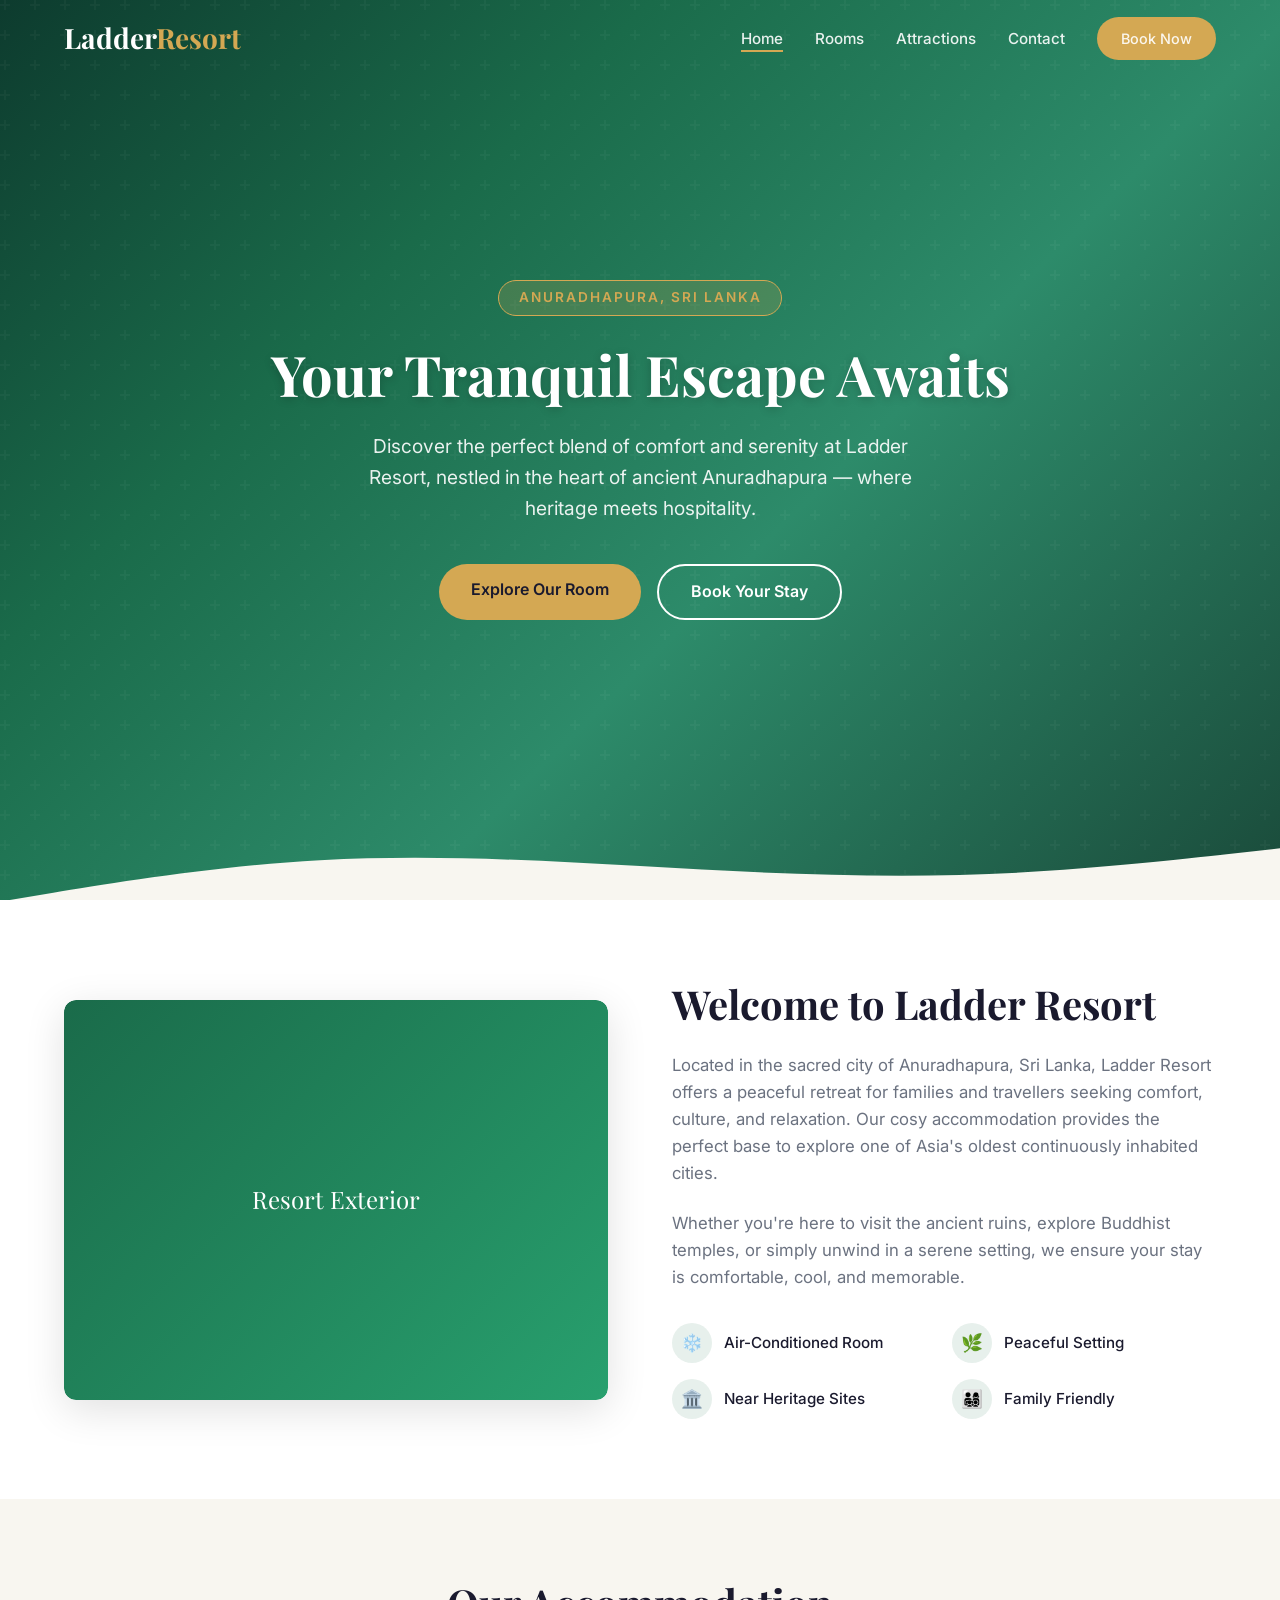
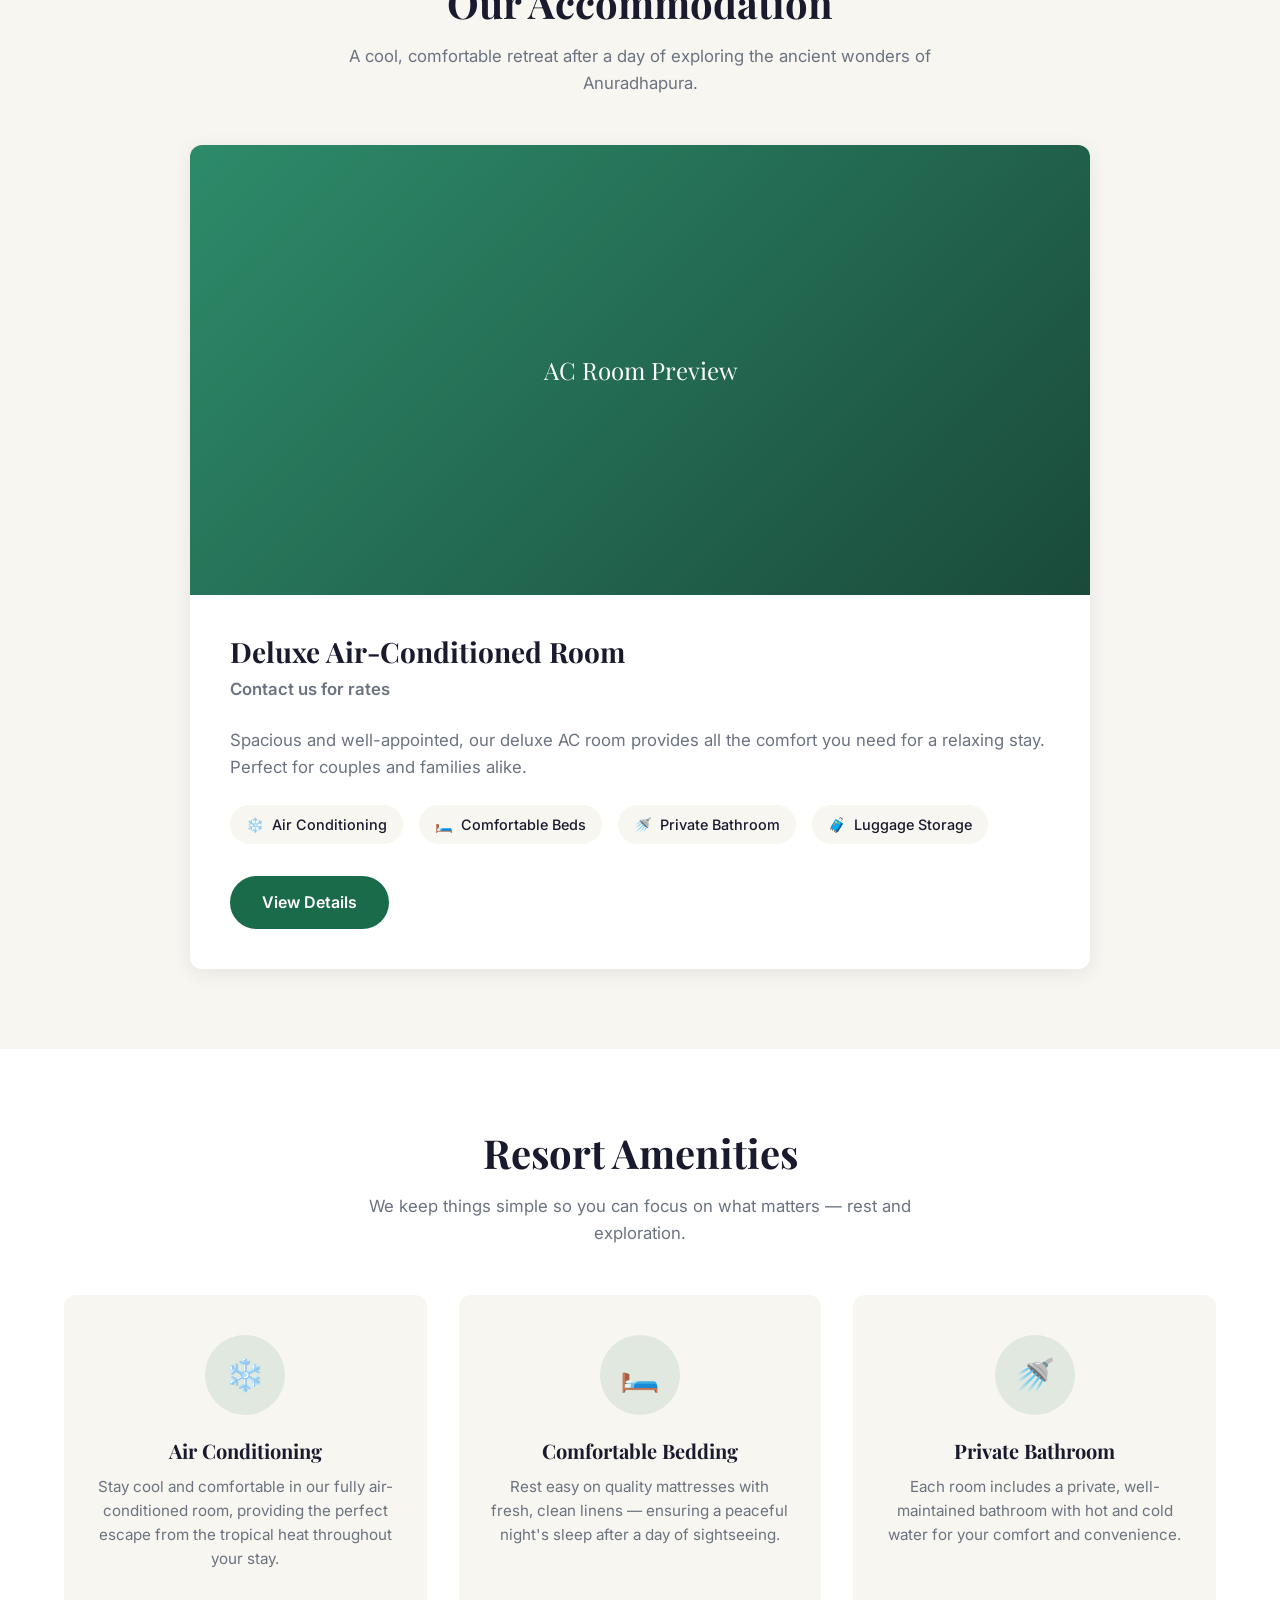
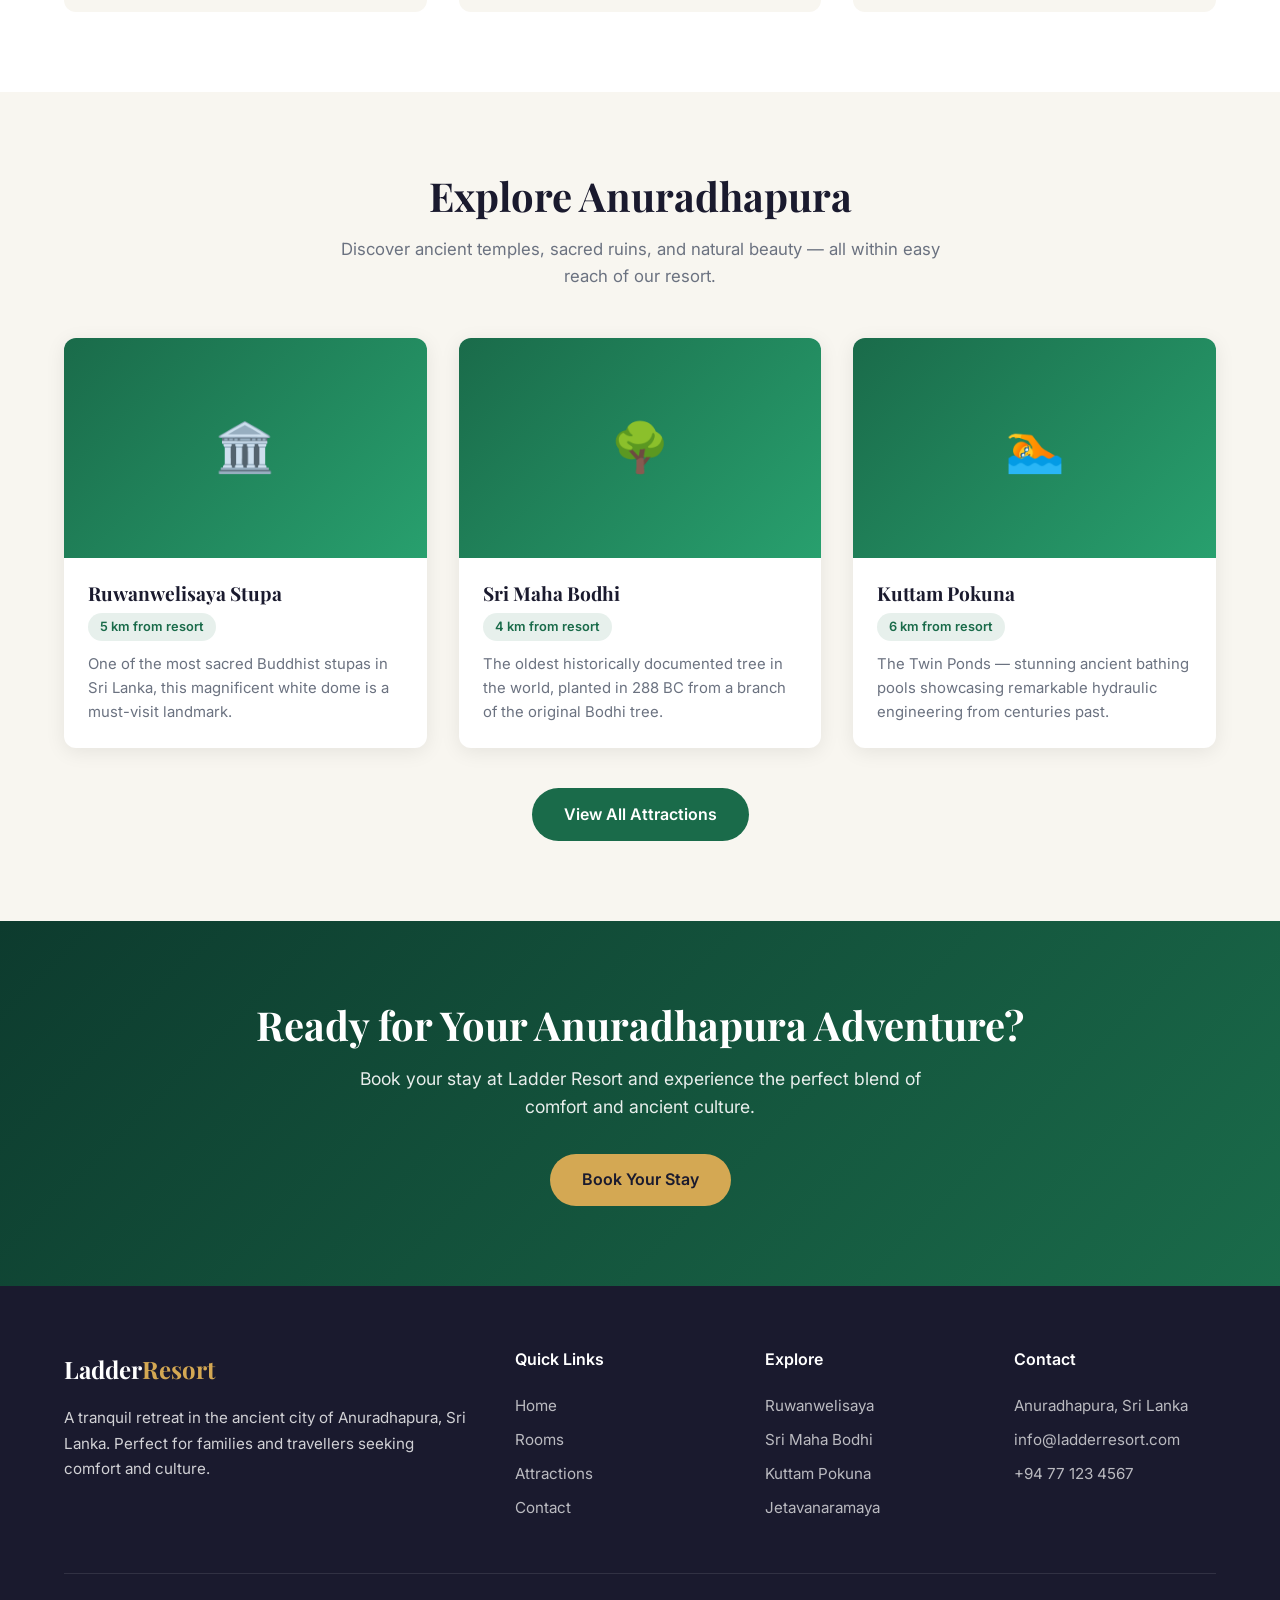
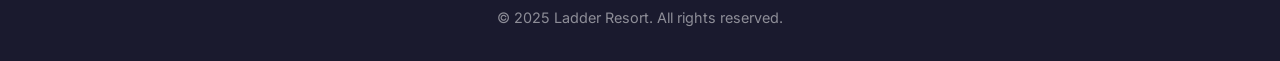
<file: index.html>
<!DOCTYPE html>
<html lang="en">
<head>
  <meta charset="UTF-8">
  <meta name="viewport" content="width=device-width, initial-scale=1.0">
  <title>Ladder Resort | Anuradhapura, Sri Lanka</title>
  <meta name="description" content="Escape to Ladder Resort in Anuradhapura, Sri Lanka. A tranquil retreat with air-conditioned comfort, surrounded by ancient heritage and tropical beauty.">
  <link rel="preconnect" href="https://fonts.googleapis.com">
  <link rel="preconnect" href="https://fonts.gstatic.com" crossorigin>
  <link href="https://fonts.googleapis.com/css2?family=Inter:wght@400;500;600;700&family=Playfair+Display:wght@400;600;700&display=swap" rel="stylesheet">
  <link rel="stylesheet" href="css/styles.css">
</head>
<body>

  <!-- Overlay for mobile nav -->
  <div class="nav-overlay"></div>

  <!-- Header -->
  <header class="header">
    <div class="container">
      <a href="index.html" class="logo">Ladder<span>Resort</span></a>
      <nav>
        <ul class="nav-links">
          <li><a href="index.html" class="active">Home</a></li>
          <li><a href="rooms.html">Rooms</a></li>
          <li><a href="attractions.html">Attractions</a></li>
          <li><a href="contact.html">Contact</a></li>
          <li><a href="contact.html" class="btn btn-accent">Book Now</a></li>
        </ul>
      </nav>
      <button class="nav-toggle" aria-label="Toggle navigation">
        <span></span>
        <span></span>
        <span></span>
      </button>
    </div>
  </header>

  <!-- Hero Section -->
  <section class="hero">
    <div class="hero-bg"></div>
    <div class="hero-content">
      <span class="hero-badge">Anuradhapura, Sri Lanka</span>
      <h1>Your Tranquil Escape Awaits</h1>
      <p>Discover the perfect blend of comfort and serenity at Ladder Resort, nestled in the heart of ancient Anuradhapura — where heritage meets hospitality.</p>
      <div class="hero-buttons">
        <a href="rooms.html" class="btn btn-accent">Explore Our Room</a>
        <a href="contact.html" class="btn btn-outline">Book Your Stay</a>
      </div>
    </div>
    <div class="hero-decor">
      <svg viewBox="0 0 1440 120" fill="none" xmlns="http://www.w3.org/2000/svg" preserveAspectRatio="none">
        <path d="M0 120L60 110C120 100 240 80 360 73.3C480 67 600 73 720 80C840 87 960 93 1080 90C1200 87 1320 73 1380 66.7L1440 60V120H1380C1320 120 1200 120 1080 120C960 120 840 120 720 120C600 120 480 120 360 120C240 120 120 120 60 120H0Z" fill="#f8f6f0"/>
      </svg>
    </div>
  </section>

  <!-- About / Overview Section -->
  <section class="about">
    <div class="container">
      <div class="about-grid">
        <div class="about-image animate-on-scroll">
          <div class="image-placeholder">
            Resort Exterior
          </div>
          <div class="accent-border"></div>
        </div>
        <div class="about-text animate-on-scroll">
          <h2>Welcome to Ladder Resort</h2>
          <p>Located in the sacred city of Anuradhapura, Sri Lanka, Ladder Resort offers a peaceful retreat for families and travellers seeking comfort, culture, and relaxation. Our cosy accommodation provides the perfect base to explore one of Asia's oldest continuously inhabited cities.</p>
          <p>Whether you're here to visit the ancient ruins, explore Buddhist temples, or simply unwind in a serene setting, we ensure your stay is comfortable, cool, and memorable.</p>
          <div class="about-features">
            <div class="about-feature">
              <div class="icon">❄️</div>
              <span>Air-Conditioned Room</span>
            </div>
            <div class="about-feature">
              <div class="icon">🌿</div>
              <span>Peaceful Setting</span>
            </div>
            <div class="about-feature">
              <div class="icon">🏛️</div>
              <span>Near Heritage Sites</span>
            </div>
            <div class="about-feature">
              <div class="icon">👨‍👩‍👧‍👦</div>
              <span>Family Friendly</span>
            </div>
          </div>
        </div>
      </div>
    </div>
  </section>

  <!-- Room Preview Section -->
  <section class="rooms">
    <div class="container">
      <h2 class="section-title">Our Accommodation</h2>
      <p class="section-subtitle">A cool, comfortable retreat after a day of exploring the ancient wonders of Anuradhapura.</p>
      <div class="room-card animate-on-scroll">
        <div class="room-gallery">
          <div class="room-preview-placeholder">
            AC Room Preview
          </div>
        </div>
        <div class="room-info">
          <h3>Deluxe Air-Conditioned Room</h3>
          <p class="room-price">Contact us for rates</p>
          <p>Spacious and well-appointed, our deluxe AC room provides all the comfort you need for a relaxing stay. Perfect for couples and families alike.</p>
          <div class="room-amenities">
            <div class="room-amenity">
              <span class="icon">❄️</span>
              <span>Air Conditioning</span>
            </div>
            <div class="room-amenity">
              <span class="icon">🛏️</span>
              <span>Comfortable Beds</span>
            </div>
            <div class="room-amenity">
              <span class="icon">🚿</span>
              <span>Private Bathroom</span>
            </div>
            <div class="room-amenity">
              <span class="icon">🧳</span>
              <span>Luggage Storage</span>
            </div>
          </div>
          <a href="rooms.html" class="btn btn-primary">View Details</a>
        </div>
      </div>
    </div>
  </section>

  <!-- Amenities Section -->
  <section class="amenities">
    <div class="container">
      <h2 class="section-title">Resort Amenities</h2>
      <p class="section-subtitle">We keep things simple so you can focus on what matters — rest and exploration.</p>
      <div class="amenities-grid">
        <div class="amenity-card animate-on-scroll">
          <div class="amenity-icon">❄️</div>
          <h3>Air Conditioning</h3>
          <p>Stay cool and comfortable in our fully air-conditioned room, providing the perfect escape from the tropical heat throughout your stay.</p>
        </div>
        <div class="amenity-card animate-on-scroll">
          <div class="amenity-icon">🛏️</div>
          <h3>Comfortable Bedding</h3>
          <p>Rest easy on quality mattresses with fresh, clean linens — ensuring a peaceful night's sleep after a day of sightseeing.</p>
        </div>
        <div class="amenity-card animate-on-scroll">
          <div class="amenity-icon">🚿</div>
          <h3>Private Bathroom</h3>
          <p>Each room includes a private, well-maintained bathroom with hot and cold water for your comfort and convenience.</p>
        </div>
      </div>
    </div>
  </section>

  <!-- Attractions Preview -->
  <section class="attractions">
    <div class="container">
      <h2 class="section-title">Explore Anuradhapura</h2>
      <p class="section-subtitle">Discover ancient temples, sacred ruins, and natural beauty — all within easy reach of our resort.</p>
      <div class="attractions-grid">
        <div class="attraction-card animate-on-scroll">
          <div class="attraction-img">🏛️</div>
          <div class="attraction-info">
            <h3>Ruwanwelisaya Stupa</h3>
            <span class="attraction-distance">5 km from resort</span>
            <p>One of the most sacred Buddhist stupas in Sri Lanka, this magnificent white dome is a must-visit landmark.</p>
          </div>
        </div>
        <div class="attraction-card animate-on-scroll">
          <div class="attraction-img">🌳</div>
          <div class="attraction-info">
            <h3>Sri Maha Bodhi</h3>
            <span class="attraction-distance">4 km from resort</span>
            <p>The oldest historically documented tree in the world, planted in 288 BC from a branch of the original Bodhi tree.</p>
          </div>
        </div>
        <div class="attraction-card animate-on-scroll">
          <div class="attraction-img">🏊</div>
          <div class="attraction-info">
            <h3>Kuttam Pokuna</h3>
            <span class="attraction-distance">6 km from resort</span>
            <p>The Twin Ponds — stunning ancient bathing pools showcasing remarkable hydraulic engineering from centuries past.</p>
          </div>
        </div>
      </div>
      <div style="text-align:center;margin-top:2.5rem;">
        <a href="attractions.html" class="btn btn-primary">View All Attractions</a>
      </div>
    </div>
  </section>

  <!-- CTA Section -->
  <section class="cta-section">
    <div class="container">
      <h2>Ready for Your Anuradhapura Adventure?</h2>
      <p>Book your stay at Ladder Resort and experience the perfect blend of comfort and ancient culture.</p>
      <a href="contact.html" class="btn btn-accent">Book Your Stay</a>
    </div>
  </section>

  <!-- Footer -->
  <footer class="footer">
    <div class="container">
      <div class="footer-grid">
        <div class="footer-brand">
          <a href="index.html" class="logo">Ladder<span>Resort</span></a>
          <p>A tranquil retreat in the ancient city of Anuradhapura, Sri Lanka. Perfect for families and travellers seeking comfort and culture.</p>
        </div>
        <div>
          <h4>Quick Links</h4>
          <ul class="footer-links">
            <li><a href="index.html">Home</a></li>
            <li><a href="rooms.html">Rooms</a></li>
            <li><a href="attractions.html">Attractions</a></li>
            <li><a href="contact.html">Contact</a></li>
          </ul>
        </div>
        <div>
          <h4>Explore</h4>
          <ul class="footer-links">
            <li><a href="attractions.html">Ruwanwelisaya</a></li>
            <li><a href="attractions.html">Sri Maha Bodhi</a></li>
            <li><a href="attractions.html">Kuttam Pokuna</a></li>
            <li><a href="attractions.html">Jetavanaramaya</a></li>
          </ul>
        </div>
        <div>
          <h4>Contact</h4>
          <ul class="footer-links">
            <li><a href="contact.html">Anuradhapura, Sri Lanka</a></li>
            <li><a href="mailto:info@ladderresort.com">info@ladderresort.com</a></li>
            <li><a href="tel:+94771234567">+94 77 123 4567</a></li>
          </ul>
        </div>
      </div>
      <div class="footer-bottom">
        <p>&copy; 2025 Ladder Resort. All rights reserved.</p>
      </div>
    </div>
  </footer>

  <script src="js/main.js"></script>
</body>
</html>
</file>
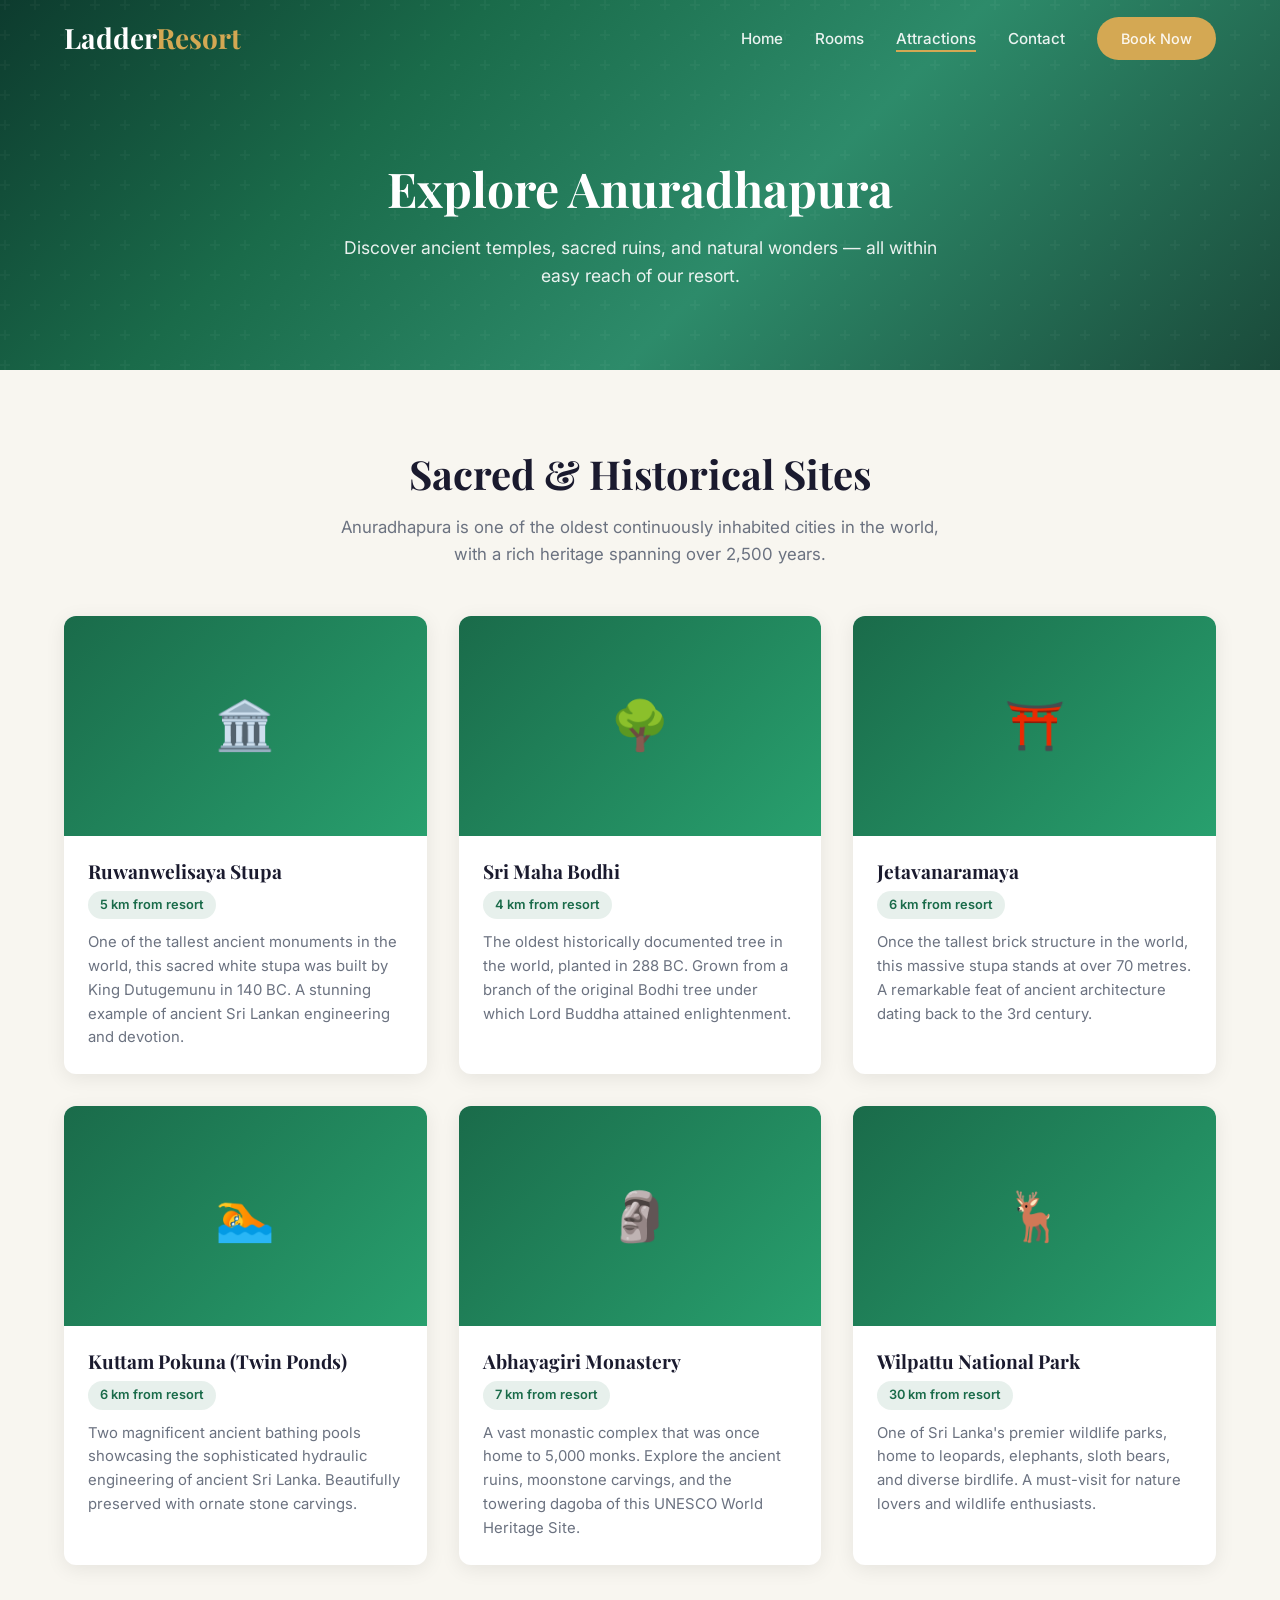
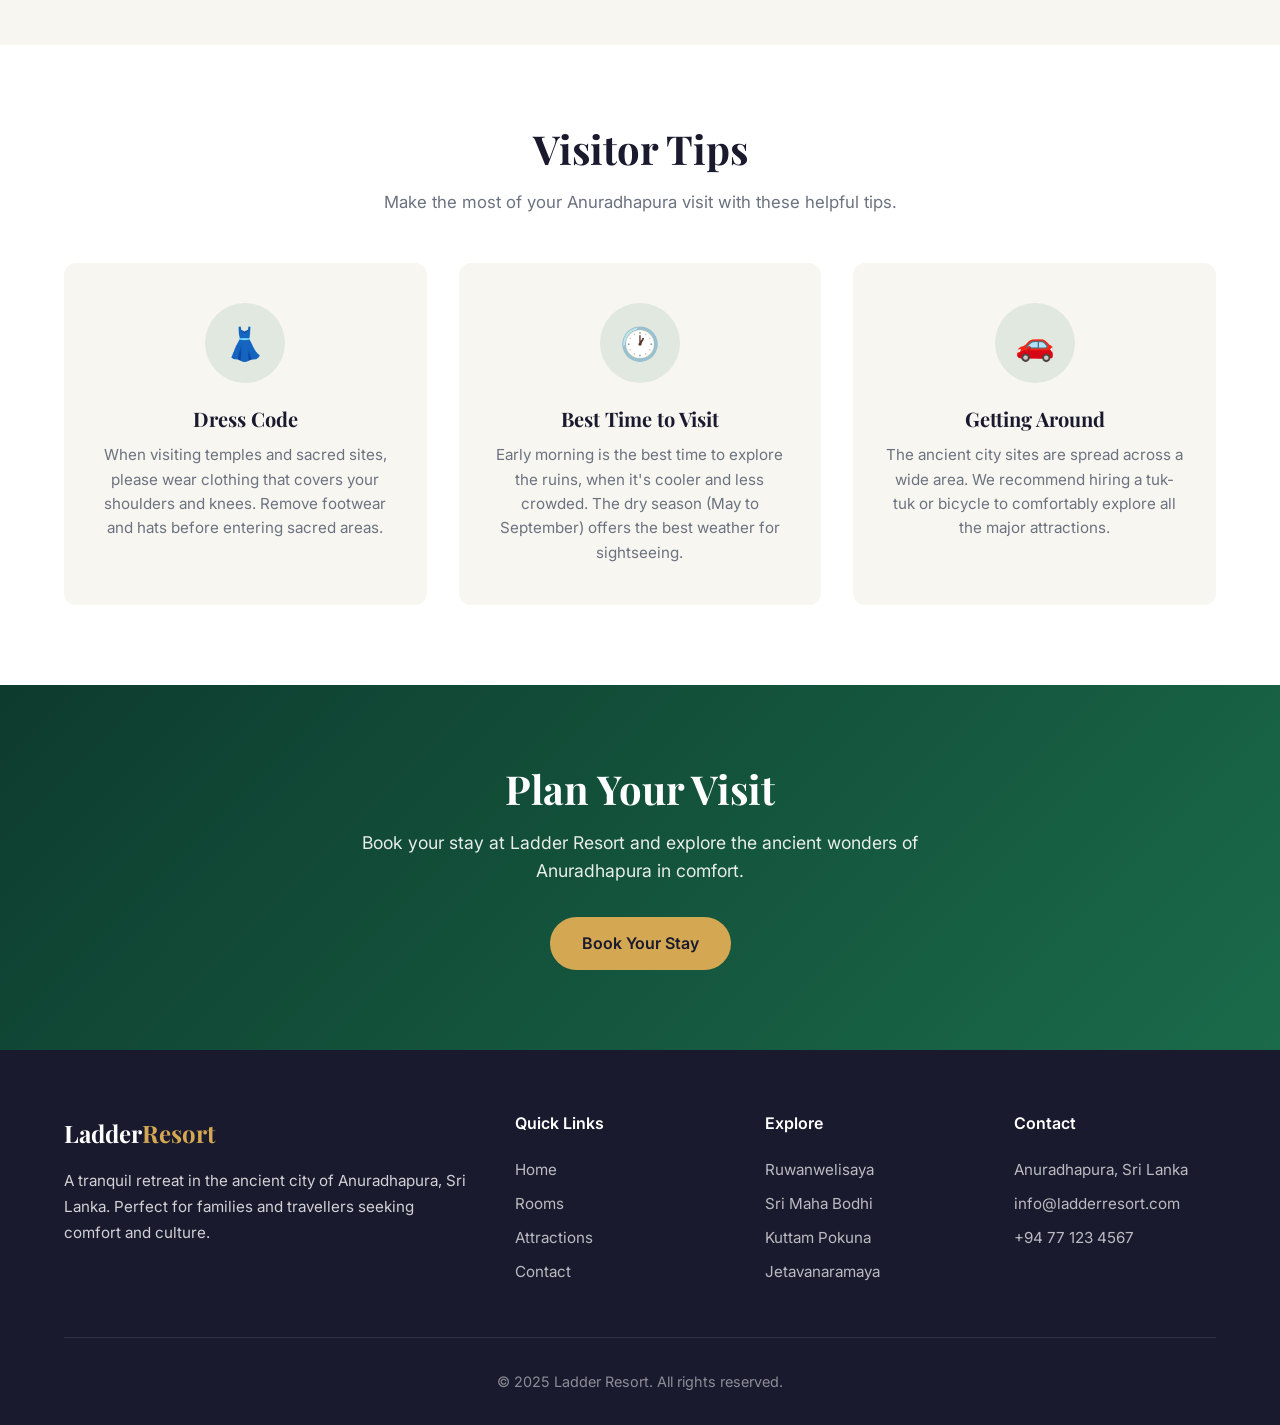
<file: attractions.html>
<!DOCTYPE html>
<html lang="en">
<head>
  <meta charset="UTF-8">
  <meta name="viewport" content="width=device-width, initial-scale=1.0">
  <title>Local Attractions | Ladder Resort - Anuradhapura</title>
  <meta name="description" content="Explore the ancient wonders of Anuradhapura. Discover sacred temples, historic ruins, and natural beauty near Ladder Resort.">
  <link rel="preconnect" href="https://fonts.googleapis.com">
  <link rel="preconnect" href="https://fonts.gstatic.com" crossorigin>
  <link href="https://fonts.googleapis.com/css2?family=Inter:wght@400;500;600;700&family=Playfair+Display:wght@400;600;700&display=swap" rel="stylesheet">
  <link rel="stylesheet" href="css/styles.css">
</head>
<body>

  <div class="nav-overlay"></div>

  <!-- Header -->
  <header class="header">
    <div class="container">
      <a href="index.html" class="logo">Ladder<span>Resort</span></a>
      <nav>
        <ul class="nav-links">
          <li><a href="index.html">Home</a></li>
          <li><a href="rooms.html">Rooms</a></li>
          <li><a href="attractions.html" class="active">Attractions</a></li>
          <li><a href="contact.html">Contact</a></li>
          <li><a href="contact.html" class="btn btn-accent">Book Now</a></li>
        </ul>
      </nav>
      <button class="nav-toggle" aria-label="Toggle navigation">
        <span></span>
        <span></span>
        <span></span>
      </button>
    </div>
  </header>

  <!-- Page Hero -->
  <section class="page-hero">
    <div class="hero-bg"></div>
    <div class="container">
      <h1>Explore Anuradhapura</h1>
      <p>Discover ancient temples, sacred ruins, and natural wonders — all within easy reach of our resort.</p>
    </div>
  </section>

  <!-- Attractions Section -->
  <section class="attractions">
    <div class="container">
      <h2 class="section-title">Sacred & Historical Sites</h2>
      <p class="section-subtitle">Anuradhapura is one of the oldest continuously inhabited cities in the world, with a rich heritage spanning over 2,500 years.</p>

      <div class="attractions-grid">
        <div class="attraction-card animate-on-scroll">
          <div class="attraction-img">🏛️</div>
          <div class="attraction-info">
            <h3>Ruwanwelisaya Stupa</h3>
            <span class="attraction-distance">5 km from resort</span>
            <p>One of the tallest ancient monuments in the world, this sacred white stupa was built by King Dutugemunu in 140 BC. A stunning example of ancient Sri Lankan engineering and devotion.</p>
          </div>
        </div>

        <div class="attraction-card animate-on-scroll">
          <div class="attraction-img">🌳</div>
          <div class="attraction-info">
            <h3>Sri Maha Bodhi</h3>
            <span class="attraction-distance">4 km from resort</span>
            <p>The oldest historically documented tree in the world, planted in 288 BC. Grown from a branch of the original Bodhi tree under which Lord Buddha attained enlightenment.</p>
          </div>
        </div>

        <div class="attraction-card animate-on-scroll">
          <div class="attraction-img">⛩️</div>
          <div class="attraction-info">
            <h3>Jetavanaramaya</h3>
            <span class="attraction-distance">6 km from resort</span>
            <p>Once the tallest brick structure in the world, this massive stupa stands at over 70 metres. A remarkable feat of ancient architecture dating back to the 3rd century.</p>
          </div>
        </div>

        <div class="attraction-card animate-on-scroll">
          <div class="attraction-img">🏊</div>
          <div class="attraction-info">
            <h3>Kuttam Pokuna (Twin Ponds)</h3>
            <span class="attraction-distance">6 km from resort</span>
            <p>Two magnificent ancient bathing pools showcasing the sophisticated hydraulic engineering of ancient Sri Lanka. Beautifully preserved with ornate stone carvings.</p>
          </div>
        </div>

        <div class="attraction-card animate-on-scroll">
          <div class="attraction-img">🗿</div>
          <div class="attraction-info">
            <h3>Abhayagiri Monastery</h3>
            <span class="attraction-distance">7 km from resort</span>
            <p>A vast monastic complex that was once home to 5,000 monks. Explore the ancient ruins, moonstone carvings, and the towering dagoba of this UNESCO World Heritage Site.</p>
          </div>
        </div>

        <div class="attraction-card animate-on-scroll">
          <div class="attraction-img">🦌</div>
          <div class="attraction-info">
            <h3>Wilpattu National Park</h3>
            <span class="attraction-distance">30 km from resort</span>
            <p>One of Sri Lanka's premier wildlife parks, home to leopards, elephants, sloth bears, and diverse birdlife. A must-visit for nature lovers and wildlife enthusiasts.</p>
          </div>
        </div>
      </div>
    </div>
  </section>

  <!-- Practical Tips Section -->
  <section class="amenities">
    <div class="container">
      <h2 class="section-title">Visitor Tips</h2>
      <p class="section-subtitle">Make the most of your Anuradhapura visit with these helpful tips.</p>
      <div class="amenities-grid">
        <div class="amenity-card animate-on-scroll">
          <div class="amenity-icon">👗</div>
          <h3>Dress Code</h3>
          <p>When visiting temples and sacred sites, please wear clothing that covers your shoulders and knees. Remove footwear and hats before entering sacred areas.</p>
        </div>
        <div class="amenity-card animate-on-scroll">
          <div class="amenity-icon">🕐</div>
          <h3>Best Time to Visit</h3>
          <p>Early morning is the best time to explore the ruins, when it's cooler and less crowded. The dry season (May to September) offers the best weather for sightseeing.</p>
        </div>
        <div class="amenity-card animate-on-scroll">
          <div class="amenity-icon">🚗</div>
          <h3>Getting Around</h3>
          <p>The ancient city sites are spread across a wide area. We recommend hiring a tuk-tuk or bicycle to comfortably explore all the major attractions.</p>
        </div>
      </div>
    </div>
  </section>

  <!-- CTA -->
  <section class="cta-section">
    <div class="container">
      <h2>Plan Your Visit</h2>
      <p>Book your stay at Ladder Resort and explore the ancient wonders of Anuradhapura in comfort.</p>
      <a href="contact.html" class="btn btn-accent">Book Your Stay</a>
    </div>
  </section>

  <!-- Footer -->
  <footer class="footer">
    <div class="container">
      <div class="footer-grid">
        <div class="footer-brand">
          <a href="index.html" class="logo">Ladder<span>Resort</span></a>
          <p>A tranquil retreat in the ancient city of Anuradhapura, Sri Lanka. Perfect for families and travellers seeking comfort and culture.</p>
        </div>
        <div>
          <h4>Quick Links</h4>
          <ul class="footer-links">
            <li><a href="index.html">Home</a></li>
            <li><a href="rooms.html">Rooms</a></li>
            <li><a href="attractions.html">Attractions</a></li>
            <li><a href="contact.html">Contact</a></li>
          </ul>
        </div>
        <div>
          <h4>Explore</h4>
          <ul class="footer-links">
            <li><a href="attractions.html">Ruwanwelisaya</a></li>
            <li><a href="attractions.html">Sri Maha Bodhi</a></li>
            <li><a href="attractions.html">Kuttam Pokuna</a></li>
            <li><a href="attractions.html">Jetavanaramaya</a></li>
          </ul>
        </div>
        <div>
          <h4>Contact</h4>
          <ul class="footer-links">
            <li><a href="contact.html">Anuradhapura, Sri Lanka</a></li>
            <li><a href="mailto:info@ladderresort.com">info@ladderresort.com</a></li>
            <li><a href="tel:+94771234567">+94 77 123 4567</a></li>
          </ul>
        </div>
      </div>
      <div class="footer-bottom">
        <p>&copy; 2025 Ladder Resort. All rights reserved.</p>
      </div>
    </div>
  </footer>

  <script src="js/main.js"></script>
</body>
</html>
</file>
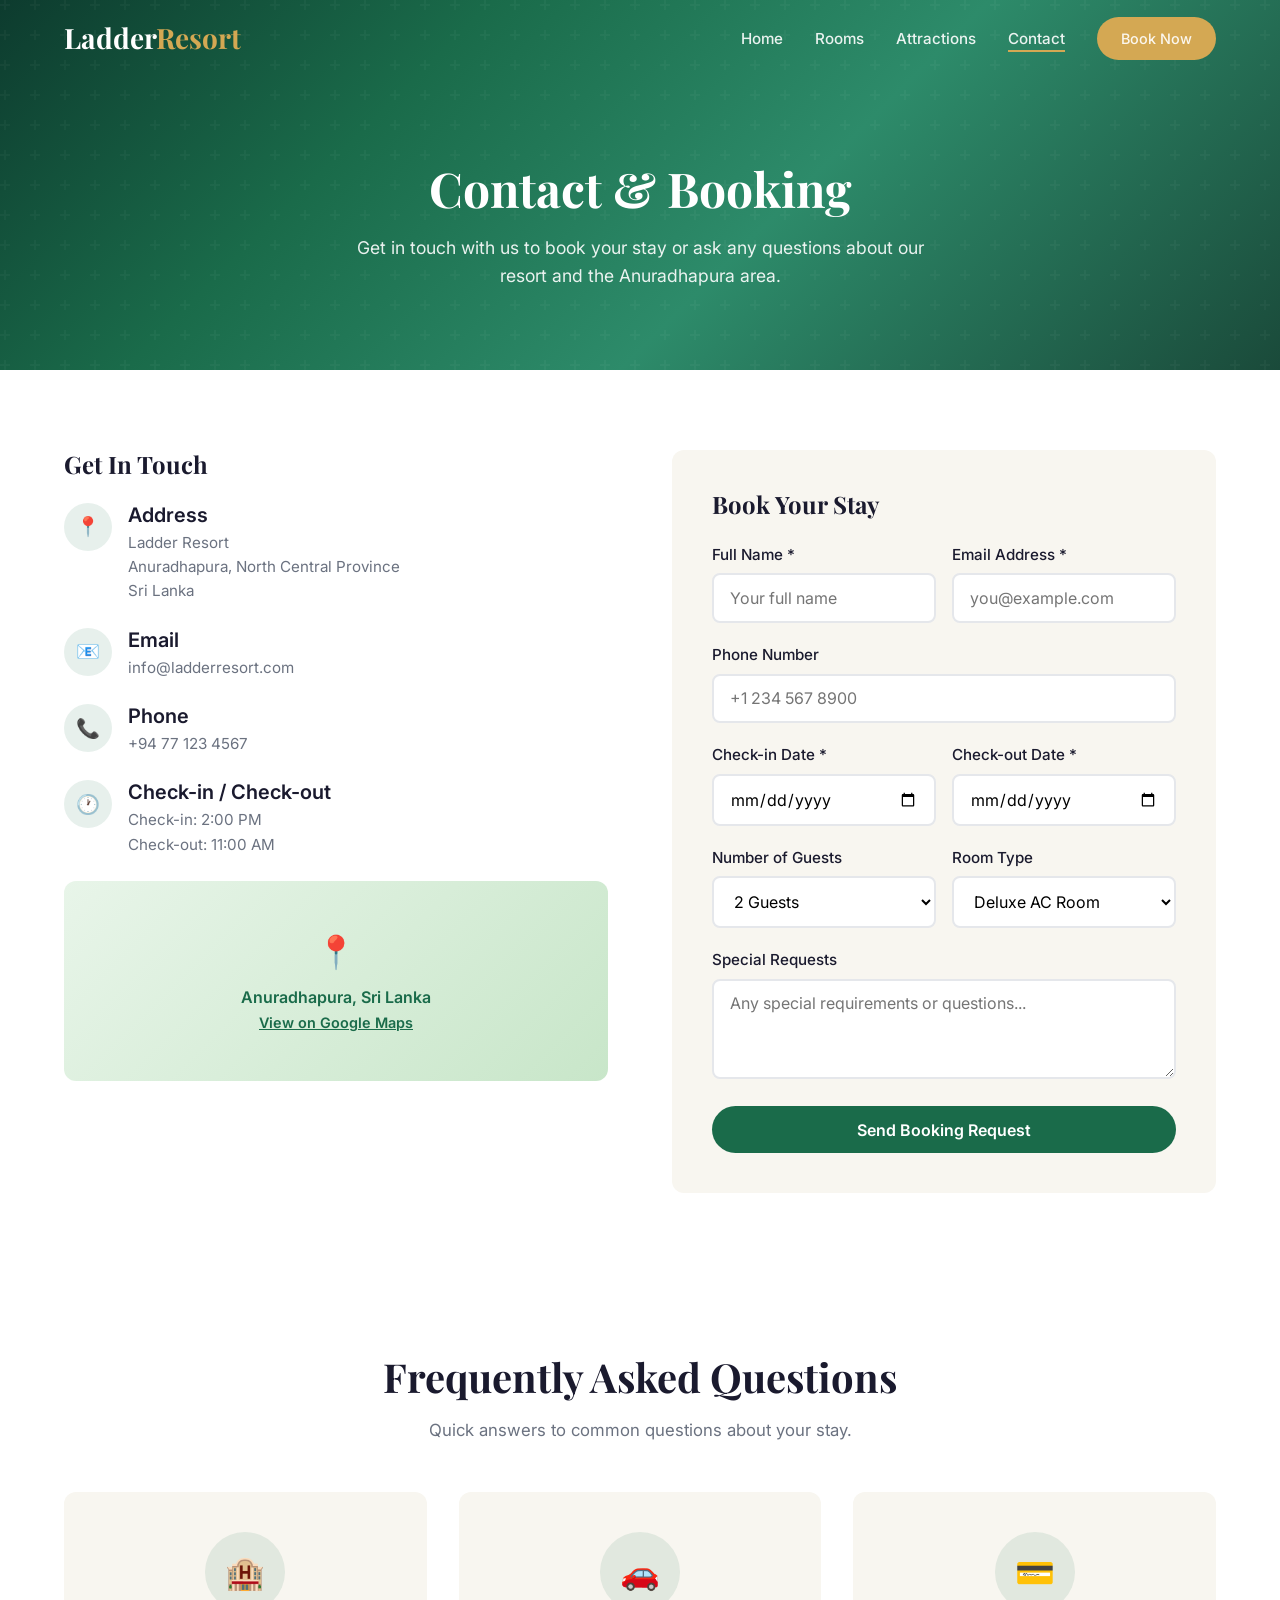
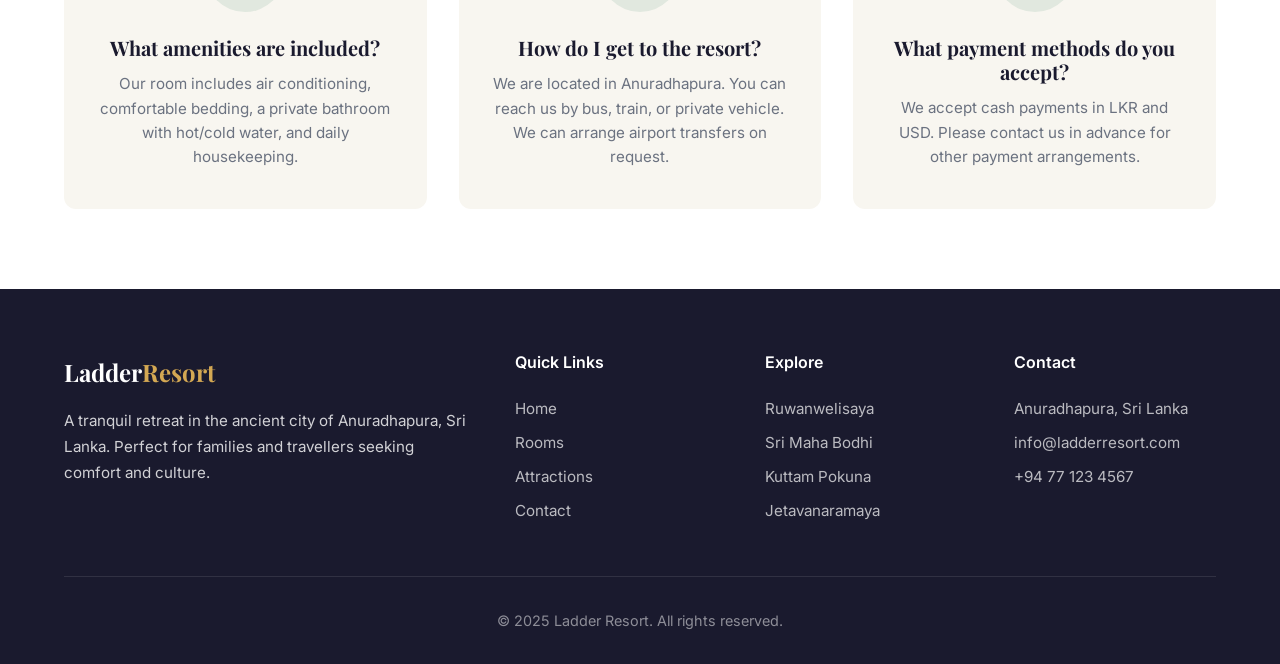
<file: contact.html>
<!DOCTYPE html>
<html lang="en">
<head>
  <meta charset="UTF-8">
  <meta name="viewport" content="width=device-width, initial-scale=1.0">
  <title>Contact & Booking | Ladder Resort - Anuradhapura</title>
  <meta name="description" content="Book your stay at Ladder Resort, Anuradhapura. Contact us for reservations, enquiries, and information about our accommodation.">
  <link rel="preconnect" href="https://fonts.googleapis.com">
  <link rel="preconnect" href="https://fonts.gstatic.com" crossorigin>
  <link href="https://fonts.googleapis.com/css2?family=Inter:wght@400;500;600;700&family=Playfair+Display:wght@400;600;700&display=swap" rel="stylesheet">
  <link rel="stylesheet" href="css/styles.css">
</head>
<body>

  <div class="nav-overlay"></div>

  <!-- Header -->
  <header class="header">
    <div class="container">
      <a href="index.html" class="logo">Ladder<span>Resort</span></a>
      <nav>
        <ul class="nav-links">
          <li><a href="index.html">Home</a></li>
          <li><a href="rooms.html">Rooms</a></li>
          <li><a href="attractions.html">Attractions</a></li>
          <li><a href="contact.html" class="active">Contact</a></li>
          <li><a href="contact.html" class="btn btn-accent">Book Now</a></li>
        </ul>
      </nav>
      <button class="nav-toggle" aria-label="Toggle navigation">
        <span></span>
        <span></span>
        <span></span>
      </button>
    </div>
  </header>

  <!-- Page Hero -->
  <section class="page-hero">
    <div class="hero-bg"></div>
    <div class="container">
      <h1>Contact & Booking</h1>
      <p>Get in touch with us to book your stay or ask any questions about our resort and the Anuradhapura area.</p>
    </div>
  </section>

  <!-- Contact Section -->
  <section class="contact">
    <div class="container">
      <div class="contact-grid">
        <!-- Contact Information -->
        <div class="contact-info">
          <h3>Get In Touch</h3>
          <div class="contact-item">
            <div class="icon">📍</div>
            <div>
              <h4>Address</h4>
              <p>Ladder Resort<br>Anuradhapura, North Central Province<br>Sri Lanka</p>
            </div>
          </div>
          <div class="contact-item">
            <div class="icon">📧</div>
            <div>
              <h4>Email</h4>
              <p>info@ladderresort.com</p>
            </div>
          </div>
          <div class="contact-item">
            <div class="icon">📞</div>
            <div>
              <h4>Phone</h4>
              <p>+94 77 123 4567</p>
            </div>
          </div>
          <div class="contact-item">
            <div class="icon">🕐</div>
            <div>
              <h4>Check-in / Check-out</h4>
              <p>Check-in: 2:00 PM<br>Check-out: 11:00 AM</p>
            </div>
          </div>

          <!-- Map placeholder -->
          <div class="map-placeholder">
            <div>
              <div class="map-icon">📍</div>
              <p>Anuradhapura, Sri Lanka</p>
              <a href="https://maps.google.com/?q=Anuradhapura+Sri+Lanka" target="_blank" rel="noopener noreferrer">View on Google Maps</a>
            </div>
          </div>
        </div>

        <!-- Booking Form -->
        <div class="booking-form">
          <h3>Book Your Stay</h3>
          <form id="bookingForm" novalidate>
            <div class="form-row">
              <div class="form-group">
                <label for="name">Full Name *</label>
                <input type="text" id="name" name="name" placeholder="Your full name" required>
              </div>
              <div class="form-group">
                <label for="email">Email Address *</label>
                <input type="email" id="email" name="email" placeholder="you@example.com" required>
              </div>
            </div>

            <div class="form-group">
              <label for="phone">Phone Number</label>
              <input type="tel" id="phone" name="phone" placeholder="+1 234 567 8900">
            </div>

            <div class="form-row">
              <div class="form-group">
                <label for="checkin">Check-in Date *</label>
                <input type="date" id="checkin" name="checkin" required>
              </div>
              <div class="form-group">
                <label for="checkout">Check-out Date *</label>
                <input type="date" id="checkout" name="checkout" required>
              </div>
            </div>

            <div class="form-row">
              <div class="form-group">
                <label for="guests">Number of Guests</label>
                <select id="guests" name="guests">
                  <option value="1">1 Guest</option>
                  <option value="2" selected>2 Guests</option>
                  <option value="3">3 Guests</option>
                  <option value="4">4 Guests</option>
                </select>
              </div>
              <div class="form-group">
                <label for="room">Room Type</label>
                <select id="room" name="room">
                  <option value="deluxe-ac">Deluxe AC Room</option>
                </select>
              </div>
            </div>

            <div class="form-group">
              <label for="message">Special Requests</label>
              <textarea id="message" name="message" placeholder="Any special requirements or questions..."></textarea>
            </div>

            <button type="submit" class="btn btn-primary" style="width:100%;">Send Booking Request</button>
            <div class="form-message"></div>
          </form>
        </div>
      </div>
    </div>
  </section>

  <!-- FAQ Section -->
  <section class="amenities">
    <div class="container">
      <h2 class="section-title">Frequently Asked Questions</h2>
      <p class="section-subtitle">Quick answers to common questions about your stay.</p>
      <div class="amenities-grid">
        <div class="amenity-card animate-on-scroll">
          <div class="amenity-icon">🏨</div>
          <h3>What amenities are included?</h3>
          <p>Our room includes air conditioning, comfortable bedding, a private bathroom with hot/cold water, and daily housekeeping.</p>
        </div>
        <div class="amenity-card animate-on-scroll">
          <div class="amenity-icon">🚗</div>
          <h3>How do I get to the resort?</h3>
          <p>We are located in Anuradhapura. You can reach us by bus, train, or private vehicle. We can arrange airport transfers on request.</p>
        </div>
        <div class="amenity-card animate-on-scroll">
          <div class="amenity-icon">💳</div>
          <h3>What payment methods do you accept?</h3>
          <p>We accept cash payments in LKR and USD. Please contact us in advance for other payment arrangements.</p>
        </div>
      </div>
    </div>
  </section>

  <!-- Footer -->
  <footer class="footer">
    <div class="container">
      <div class="footer-grid">
        <div class="footer-brand">
          <a href="index.html" class="logo">Ladder<span>Resort</span></a>
          <p>A tranquil retreat in the ancient city of Anuradhapura, Sri Lanka. Perfect for families and travellers seeking comfort and culture.</p>
        </div>
        <div>
          <h4>Quick Links</h4>
          <ul class="footer-links">
            <li><a href="index.html">Home</a></li>
            <li><a href="rooms.html">Rooms</a></li>
            <li><a href="attractions.html">Attractions</a></li>
            <li><a href="contact.html">Contact</a></li>
          </ul>
        </div>
        <div>
          <h4>Explore</h4>
          <ul class="footer-links">
            <li><a href="attractions.html">Ruwanwelisaya</a></li>
            <li><a href="attractions.html">Sri Maha Bodhi</a></li>
            <li><a href="attractions.html">Kuttam Pokuna</a></li>
            <li><a href="attractions.html">Jetavanaramaya</a></li>
          </ul>
        </div>
        <div>
          <h4>Contact</h4>
          <ul class="footer-links">
            <li><a href="contact.html">Anuradhapura, Sri Lanka</a></li>
            <li><a href="mailto:info@ladderresort.com">info@ladderresort.com</a></li>
            <li><a href="tel:+94771234567">+94 77 123 4567</a></li>
          </ul>
        </div>
      </div>
      <div class="footer-bottom">
        <p>&copy; 2025 Ladder Resort. All rights reserved.</p>
      </div>
    </div>
  </footer>

  <script src="js/main.js"></script>
</body>
</html>
</file>
<file: css/styles.css>
/* ===== CSS Variables & Reset ===== */
:root {
  --primary: #1a6b4a;
  --primary-light: #28a06e;
  --accent: #d4a853;
  --accent-light: #f0d48a;
  --dark: #1a1a2e;
  --dark-light: #2d2d44;
  --light: #f8f6f0;
  --white: #ffffff;
  --gray: #6b7280;
  --gray-light: #e5e7eb;
  --shadow: 0 4px 20px rgba(0, 0, 0, 0.08);
  --shadow-lg: 0 10px 40px rgba(0, 0, 0, 0.12);
  --radius: 12px;
  --transition: 0.3s ease;
  --font-heading: 'Playfair Display', Georgia, serif;
  --font-body: 'Inter', -apple-system, BlinkMacSystemFont, sans-serif;
}

*,
*::before,
*::after {
  margin: 0;
  padding: 0;
  box-sizing: border-box;
}

html {
  scroll-behavior: smooth;
  font-size: 16px;
}

body {
  font-family: var(--font-body);
  color: var(--dark);
  line-height: 1.6;
  background-color: var(--light);
  overflow-x: hidden;
}

img {
  max-width: 100%;
  height: auto;
  display: block;
}

a {
  text-decoration: none;
  color: inherit;
  transition: color var(--transition);
}

ul {
  list-style: none;
}

.container {
  max-width: 1200px;
  margin: 0 auto;
  padding: 0 1.5rem;
}

/* ===== Typography ===== */
h1, h2, h3, h4 {
  font-family: var(--font-heading);
  line-height: 1.2;
}

h1 { font-size: 3.5rem; }
h2 { font-size: 2.5rem; }
h3 { font-size: 1.5rem; }
h4 { font-size: 1.25rem; }

.section-title {
  text-align: center;
  margin-bottom: 1rem;
  color: var(--dark);
}

.section-subtitle {
  text-align: center;
  color: var(--gray);
  max-width: 600px;
  margin: 0 auto 3rem;
  font-size: 1.05rem;
}

/* ===== Buttons ===== */
.btn {
  display: inline-block;
  padding: 0.85rem 2rem;
  border-radius: 50px;
  font-weight: 600;
  font-size: 1rem;
  cursor: pointer;
  transition: all var(--transition);
  border: none;
  font-family: var(--font-body);
}

.btn-primary {
  background: var(--primary);
  color: var(--white);
}

.btn-primary:hover {
  background: var(--primary-light);
  transform: translateY(-2px);
  box-shadow: 0 6px 20px rgba(26, 107, 74, 0.3);
}

.btn-accent {
  background: var(--accent);
  color: var(--dark);
}

.btn-accent:hover {
  background: var(--accent-light);
  transform: translateY(-2px);
  box-shadow: 0 6px 20px rgba(212, 168, 83, 0.3);
}

.btn-outline {
  background: transparent;
  color: var(--white);
  border: 2px solid var(--white);
}

.btn-outline:hover {
  background: var(--white);
  color: var(--dark);
}

/* ===== Header & Navigation ===== */
.header {
  position: fixed;
  top: 0;
  left: 0;
  width: 100%;
  z-index: 1000;
  padding: 1rem 0;
  transition: all var(--transition);
}

.header.scrolled {
  background: rgba(255, 255, 255, 0.97);
  box-shadow: var(--shadow);
  padding: 0.6rem 0;
}

.header .container {
  display: flex;
  justify-content: space-between;
  align-items: center;
}

.logo {
  font-family: var(--font-heading);
  font-size: 1.75rem;
  font-weight: 700;
  color: var(--white);
  transition: color var(--transition);
}

.logo span {
  color: var(--accent);
}

.header.scrolled .logo {
  color: var(--dark);
}

.nav-links {
  display: flex;
  gap: 2rem;
  align-items: center;
}

.nav-links a {
  color: rgba(255, 255, 255, 0.9);
  font-weight: 500;
  font-size: 0.95rem;
  position: relative;
  padding: 0.25rem 0;
}

.nav-links a::after {
  content: '';
  position: absolute;
  bottom: 0;
  left: 0;
  width: 0;
  height: 2px;
  background: var(--accent);
  transition: width var(--transition);
}

.nav-links a:hover::after,
.nav-links a.active::after {
  width: 100%;
}

.header.scrolled .nav-links a {
  color: var(--dark);
}

.nav-links .btn {
  padding: 0.6rem 1.5rem;
  font-size: 0.9rem;
}

/* Mobile Nav Toggle */
.nav-toggle {
  display: none;
  flex-direction: column;
  gap: 5px;
  cursor: pointer;
  padding: 4px;
  background: none;
  border: none;
}

.nav-toggle span {
  width: 26px;
  height: 3px;
  background: var(--white);
  border-radius: 3px;
  transition: all var(--transition);
}

.header.scrolled .nav-toggle span {
  background: var(--dark);
}

/* ===== Hero Section ===== */
.hero {
  position: relative;
  min-height: 100vh;
  display: flex;
  align-items: center;
  justify-content: center;
  text-align: center;
  color: var(--white);
  overflow: hidden;
}

.hero-bg {
  position: absolute;
  inset: 0;
  background: linear-gradient(135deg, #0d3b2e 0%, #1a6b4a 30%, #2d8b6a 60%, #1a4a3a 100%);
  z-index: -2;
}

.hero-bg::after {
  content: '';
  position: absolute;
  inset: 0;
  background: url("data:image/svg+xml,%3Csvg width='60' height='60' viewBox='0 0 60 60' xmlns='http://www.w3.org/2000/svg'%3E%3Cg fill='none' fill-rule='evenodd'%3E%3Cg fill='%23ffffff' fill-opacity='0.03'%3E%3Cpath d='M36 34v-4h-2v4h-4v2h4v4h2v-4h4v-2h-4zm0-30V0h-2v4h-4v2h4v4h2V6h4V4h-4zM6 34v-4H4v4H0v2h4v4h2v-4h4v-2H6zM6 4V0H4v4H0v2h4v4h2V6h4V4H6z'/%3E%3C/g%3E%3C/g%3E%3C/svg%3E");
}

.hero-content {
  position: relative;
  z-index: 1;
  max-width: 800px;
  padding: 0 1.5rem;
}

.hero-badge {
  display: inline-block;
  padding: 0.4rem 1.2rem;
  background: rgba(212, 168, 83, 0.2);
  border: 1px solid var(--accent);
  border-radius: 50px;
  color: var(--accent);
  font-size: 0.85rem;
  font-weight: 600;
  letter-spacing: 2px;
  text-transform: uppercase;
  margin-bottom: 1.5rem;
}

.hero h1 {
  margin-bottom: 1.5rem;
  font-size: 3.5rem;
  text-shadow: 0 2px 10px rgba(0, 0, 0, 0.2);
}

.hero p {
  font-size: 1.2rem;
  opacity: 0.9;
  margin-bottom: 2.5rem;
  max-width: 600px;
  margin-left: auto;
  margin-right: auto;
}

.hero-buttons {
  display: flex;
  gap: 1rem;
  justify-content: center;
  flex-wrap: wrap;
}

/* Decorative palm leaves */
.hero-decor {
  position: absolute;
  bottom: -2px;
  left: 0;
  width: 100%;
  z-index: 1;
}

.hero-decor svg {
  display: block;
  width: 100%;
  height: auto;
}

/* ===== Page Hero (inner pages) ===== */
.page-hero {
  position: relative;
  padding: 10rem 0 5rem;
  text-align: center;
  color: var(--white);
  overflow: hidden;
}

.page-hero .hero-bg {
  z-index: -1;
}

.page-hero h1 {
  font-size: 3rem;
  margin-bottom: 1rem;
}

.page-hero p {
  font-size: 1.1rem;
  opacity: 0.9;
  max-width: 600px;
  margin: 0 auto;
}

/* ===== Section ===== */
section {
  padding: 5rem 0;
}

/* ===== About / Overview Section ===== */
.about {
  background: var(--white);
}

.about-grid {
  display: grid;
  grid-template-columns: 1fr 1fr;
  gap: 4rem;
  align-items: center;
}

.about-image {
  position: relative;
  border-radius: var(--radius);
  overflow: hidden;
  box-shadow: var(--shadow-lg);
}

.about-image img {
  width: 100%;
  height: 400px;
  object-fit: cover;
}

.about-image .accent-border {
  position: absolute;
  top: -15px;
  left: -15px;
  width: 100%;
  height: 100%;
  border: 3px solid var(--accent);
  border-radius: var(--radius);
  z-index: -1;
}

.about-text h2 {
  margin-bottom: 1.5rem;
  color: var(--dark);
}

.about-text p {
  color: var(--gray);
  margin-bottom: 1.5rem;
  font-size: 1.05rem;
}

.about-features {
  display: grid;
  grid-template-columns: 1fr 1fr;
  gap: 1rem;
  margin-top: 2rem;
}

.about-feature {
  display: flex;
  align-items: center;
  gap: 0.75rem;
}

.about-feature .icon {
  width: 40px;
  height: 40px;
  background: rgba(26, 107, 74, 0.1);
  border-radius: 50%;
  display: flex;
  align-items: center;
  justify-content: center;
  flex-shrink: 0;
  color: var(--primary);
  font-size: 1.1rem;
}

.about-feature span {
  font-weight: 500;
  font-size: 0.95rem;
}

/* ===== Room Section ===== */
.rooms {
  background: var(--light);
}

.room-card {
  background: var(--white);
  border-radius: var(--radius);
  overflow: hidden;
  box-shadow: var(--shadow);
  max-width: 900px;
  margin: 0 auto;
}

.room-gallery {
  position: relative;
  height: 450px;
  overflow: hidden;
}

.room-gallery img {
  width: 100%;
  height: 100%;
  object-fit: cover;
  position: absolute;
  top: 0;
  left: 0;
  opacity: 0;
  transition: opacity 0.6s ease;
}

.room-gallery img.active {
  opacity: 1;
}

.gallery-nav {
  position: absolute;
  bottom: 1.5rem;
  left: 50%;
  transform: translateX(-50%);
  display: flex;
  gap: 0.5rem;
  z-index: 2;
}

.gallery-dot {
  width: 12px;
  height: 12px;
  border-radius: 50%;
  background: rgba(255, 255, 255, 0.5);
  border: 2px solid var(--white);
  cursor: pointer;
  transition: all var(--transition);
}

.gallery-dot.active {
  background: var(--accent);
  border-color: var(--accent);
}

.gallery-arrow {
  position: absolute;
  top: 50%;
  transform: translateY(-50%);
  width: 44px;
  height: 44px;
  background: rgba(255, 255, 255, 0.9);
  border: none;
  border-radius: 50%;
  cursor: pointer;
  display: flex;
  align-items: center;
  justify-content: center;
  font-size: 1.2rem;
  color: var(--dark);
  z-index: 2;
  transition: all var(--transition);
  box-shadow: 0 2px 8px rgba(0, 0, 0, 0.15);
}

.gallery-arrow:hover {
  background: var(--white);
  transform: translateY(-50%) scale(1.05);
}

.gallery-arrow.prev {
  left: 1rem;
}

.gallery-arrow.next {
  right: 1rem;
}

.room-info {
  padding: 2.5rem;
}

.room-info h3 {
  font-size: 1.75rem;
  margin-bottom: 0.5rem;
}

.room-price {
  color: var(--primary);
  font-size: 1.1rem;
  font-weight: 600;
  margin-bottom: 1.5rem;
}

.room-info p {
  color: var(--gray);
  margin-bottom: 1.5rem;
  font-size: 1.05rem;
}

.room-features-heading {
  margin: 1.5rem 0 1rem;
  font-family: var(--font-heading);
}

.room-amenities {
  display: flex;
  flex-wrap: wrap;
  gap: 1rem;
  margin-bottom: 2rem;
}

.room-amenity {
  display: flex;
  align-items: center;
  gap: 0.5rem;
  padding: 0.5rem 1rem;
  background: var(--light);
  border-radius: 50px;
  font-size: 0.9rem;
  font-weight: 500;
}

.room-amenity .icon {
  color: var(--primary);
}

/* ===== Amenities Section ===== */
.amenities {
  background: var(--white);
}

.amenities-grid {
  display: grid;
  grid-template-columns: repeat(3, 1fr);
  gap: 2rem;
}

.amenity-card {
  text-align: center;
  padding: 2.5rem 2rem;
  background: var(--light);
  border-radius: var(--radius);
  transition: all var(--transition);
}

.amenity-card:hover {
  transform: translateY(-5px);
  box-shadow: var(--shadow);
}

.amenity-icon {
  width: 80px;
  height: 80px;
  background: rgba(26, 107, 74, 0.1);
  border-radius: 50%;
  display: flex;
  align-items: center;
  justify-content: center;
  margin: 0 auto 1.5rem;
  font-size: 2rem;
  color: var(--primary);
}

.amenity-card h3 {
  margin-bottom: 0.75rem;
  font-size: 1.25rem;
}

.amenity-card p {
  color: var(--gray);
  font-size: 0.95rem;
}

/* ===== Attractions Section ===== */
.attractions {
  background: var(--light);
}

.attractions-grid {
  display: grid;
  grid-template-columns: repeat(3, 1fr);
  gap: 2rem;
}

.attraction-card {
  background: var(--white);
  border-radius: var(--radius);
  overflow: hidden;
  box-shadow: var(--shadow);
  transition: all var(--transition);
}

.attraction-card:hover {
  transform: translateY(-5px);
  box-shadow: var(--shadow-lg);
}

.attraction-img {
  height: 220px;
  overflow: hidden;
  background: linear-gradient(135deg, var(--primary), var(--primary-light));
  display: flex;
  align-items: center;
  justify-content: center;
  color: var(--white);
  font-size: 3rem;
}

.attraction-img img {
  width: 100%;
  height: 100%;
  object-fit: cover;
}

.attraction-info {
  padding: 1.5rem;
}

.attraction-info h3 {
  margin-bottom: 0.5rem;
  font-size: 1.2rem;
}

.attraction-distance {
  display: inline-block;
  padding: 0.25rem 0.75rem;
  background: rgba(26, 107, 74, 0.1);
  color: var(--primary);
  border-radius: 50px;
  font-size: 0.8rem;
  font-weight: 600;
  margin-bottom: 0.75rem;
}

.attraction-info p {
  color: var(--gray);
  font-size: 0.93rem;
}

/* ===== Contact & Booking Section ===== */
.contact {
  background: var(--white);
}

.contact-grid {
  display: grid;
  grid-template-columns: 1fr 1fr;
  gap: 4rem;
}

.contact-info h3 {
  margin-bottom: 1.5rem;
  font-size: 1.5rem;
}

.contact-item {
  display: flex;
  gap: 1rem;
  margin-bottom: 1.5rem;
  align-items: flex-start;
}

.contact-item .icon {
  width: 48px;
  height: 48px;
  background: rgba(26, 107, 74, 0.1);
  border-radius: 50%;
  display: flex;
  align-items: center;
  justify-content: center;
  flex-shrink: 0;
  color: var(--primary);
  font-size: 1.2rem;
}

.contact-item h4 {
  margin-bottom: 0.25rem;
  font-family: var(--font-body);
  font-weight: 600;
}

.contact-item p {
  color: var(--gray);
  font-size: 0.95rem;
}

/* Booking Form */
.booking-form {
  background: var(--light);
  padding: 2.5rem;
  border-radius: var(--radius);
}

.booking-form h3 {
  margin-bottom: 1.5rem;
  font-size: 1.5rem;
}

.form-group {
  margin-bottom: 1.25rem;
}

.form-group label {
  display: block;
  margin-bottom: 0.4rem;
  font-weight: 500;
  font-size: 0.95rem;
  color: var(--dark);
}

.form-group input,
.form-group select,
.form-group textarea {
  width: 100%;
  padding: 0.8rem 1rem;
  border: 2px solid var(--gray-light);
  border-radius: 8px;
  font-size: 1rem;
  font-family: var(--font-body);
  transition: border-color var(--transition);
  background: var(--white);
}

.form-group input:focus,
.form-group select:focus,
.form-group textarea:focus {
  outline: none;
  border-color: var(--primary);
}

.form-group textarea {
  resize: vertical;
  min-height: 100px;
}

.form-row {
  display: grid;
  grid-template-columns: 1fr 1fr;
  gap: 1rem;
}

.form-message {
  padding: 1rem;
  border-radius: 8px;
  margin-top: 1rem;
  font-weight: 500;
  display: none;
}

.form-message.success {
  background: rgba(26, 107, 74, 0.1);
  color: var(--primary);
  display: block;
}

.form-message.error {
  background: rgba(220, 38, 38, 0.1);
  color: #dc2626;
  display: block;
}

/* ===== Footer ===== */
.footer {
  background: var(--dark);
  color: rgba(255, 255, 255, 0.8);
  padding: 4rem 0 2rem;
}

.footer-grid {
  display: grid;
  grid-template-columns: 2fr 1fr 1fr 1fr;
  gap: 3rem;
  margin-bottom: 3rem;
}

.footer-brand .logo {
  font-size: 1.5rem;
  margin-bottom: 1rem;
  display: inline-block;
}

.footer-brand p {
  font-size: 0.95rem;
  line-height: 1.7;
  margin-bottom: 1.5rem;
}

.footer h4 {
  color: var(--white);
  font-family: var(--font-body);
  font-weight: 600;
  margin-bottom: 1.25rem;
  font-size: 1rem;
}

.footer-links a {
  display: block;
  padding: 0.3rem 0;
  color: rgba(255, 255, 255, 0.7);
  font-size: 0.95rem;
  transition: color var(--transition);
}

.footer-links a:hover {
  color: var(--accent);
}

.footer-bottom {
  border-top: 1px solid rgba(255, 255, 255, 0.1);
  padding-top: 2rem;
  text-align: center;
  font-size: 0.9rem;
  color: rgba(255, 255, 255, 0.5);
}

/* ===== Placeholder Styles ===== */
.image-placeholder {
  width: 100%;
  height: 400px;
  background: linear-gradient(135deg, #1a6b4a, #28a06e);
  border-radius: 12px;
  display: flex;
  align-items: center;
  justify-content: center;
  color: white;
  font-size: 1.5rem;
  font-family: var(--font-heading);
}

.room-preview-placeholder {
  width: 100%;
  height: 100%;
  background: linear-gradient(135deg, #2d8b6a, #1a4a3a);
  display: flex;
  align-items: center;
  justify-content: center;
  color: white;
  font-size: 1.5rem;
  font-family: var(--font-heading);
}

.gallery-placeholder {
  width: 100%;
  height: 100%;
  background: linear-gradient(135deg, #2d8b6a, #1a4a3a);
  display: flex;
  flex-direction: column;
  align-items: center;
  justify-content: center;
  color: white;
  font-family: var(--font-heading);
  gap: 1rem;
}

.gallery-placeholder .placeholder-icon {
  font-size: 3rem;
}

.gallery-placeholder .placeholder-title {
  font-size: 1.3rem;
}

.gallery-placeholder .placeholder-sub {
  font-size: 0.9rem;
  opacity: 0.7;
}

.map-placeholder {
  margin-top: 1.5rem;
  border-radius: 12px;
  overflow: hidden;
  height: 200px;
  background: linear-gradient(135deg, #e8f5e9, #c8e6c9);
  display: flex;
  align-items: center;
  justify-content: center;
  color: var(--primary);
  font-weight: 600;
  text-align: center;
}

.map-placeholder .map-icon {
  font-size: 2rem;
  margin-bottom: 0.5rem;
}

.map-placeholder a {
  color: var(--primary);
  text-decoration: underline;
  font-size: 0.9rem;
}

.cta-section {
  background: linear-gradient(135deg, #0d3b2e, #1a6b4a);
  color: white;
  text-align: center;
  padding: 5rem 0;
}

.cta-section h2 {
  color: white;
  margin-bottom: 1rem;
}

.cta-section p {
  max-width: 600px;
  margin: 0 auto 2rem;
  opacity: 0.9;
  font-size: 1.1rem;
}

/* ===== Responsive ===== */
@media (max-width: 992px) {
  h1 { font-size: 2.5rem; }
  h2 { font-size: 2rem; }

  .hero h1 { font-size: 2.8rem; }

  .about-grid {
    grid-template-columns: 1fr;
    gap: 2rem;
  }

  .amenities-grid {
    grid-template-columns: repeat(2, 1fr);
  }

  .attractions-grid {
    grid-template-columns: repeat(2, 1fr);
  }

  .contact-grid {
    grid-template-columns: 1fr;
    gap: 2rem;
  }

  .footer-grid {
    grid-template-columns: 1fr 1fr;
    gap: 2rem;
  }
}

@media (max-width: 768px) {
  h1 { font-size: 2rem; }
  h2 { font-size: 1.75rem; }

  .hero h1 { font-size: 2.2rem; }
  .hero p { font-size: 1rem; }

  .page-hero {
    padding: 8rem 0 3rem;
  }

  .page-hero h1 {
    font-size: 2.2rem;
  }

  section {
    padding: 3.5rem 0;
  }

  /* Mobile Navigation */
  .nav-links {
    position: fixed;
    top: 0;
    right: -100%;
    width: 280px;
    height: 100vh;
    background: var(--white);
    flex-direction: column;
    padding: 5rem 2rem 2rem;
    gap: 1.5rem;
    box-shadow: -5px 0 20px rgba(0, 0, 0, 0.1);
    transition: right var(--transition);
  }

  .nav-links.active {
    right: 0;
  }

  .nav-links a {
    color: var(--dark) !important;
    font-size: 1.05rem;
  }

  .nav-toggle {
    display: flex;
  }

  .nav-toggle.active span:nth-child(1) {
    transform: rotate(45deg) translate(5px, 5px);
  }

  .nav-toggle.active span:nth-child(2) {
    opacity: 0;
  }

  .nav-toggle.active span:nth-child(3) {
    transform: rotate(-45deg) translate(5px, -5px);
  }

  .nav-overlay {
    display: none;
    position: fixed;
    inset: 0;
    background: rgba(0, 0, 0, 0.5);
    z-index: 999;
  }

  .nav-overlay.active {
    display: block;
  }

  .room-gallery {
    height: 300px;
  }

  .room-info {
    padding: 1.5rem;
  }

  .amenities-grid {
    grid-template-columns: 1fr;
  }

  .form-row {
    grid-template-columns: 1fr;
  }

  .footer-grid {
    grid-template-columns: 1fr;
    gap: 2rem;
  }
}

@media (max-width: 480px) {
  .hero h1 { font-size: 1.8rem; }

  .hero-buttons {
    flex-direction: column;
    align-items: center;
  }

  .about-features {
    grid-template-columns: 1fr;
  }

  .attractions-grid {
    grid-template-columns: 1fr;
  }
}
</file>
